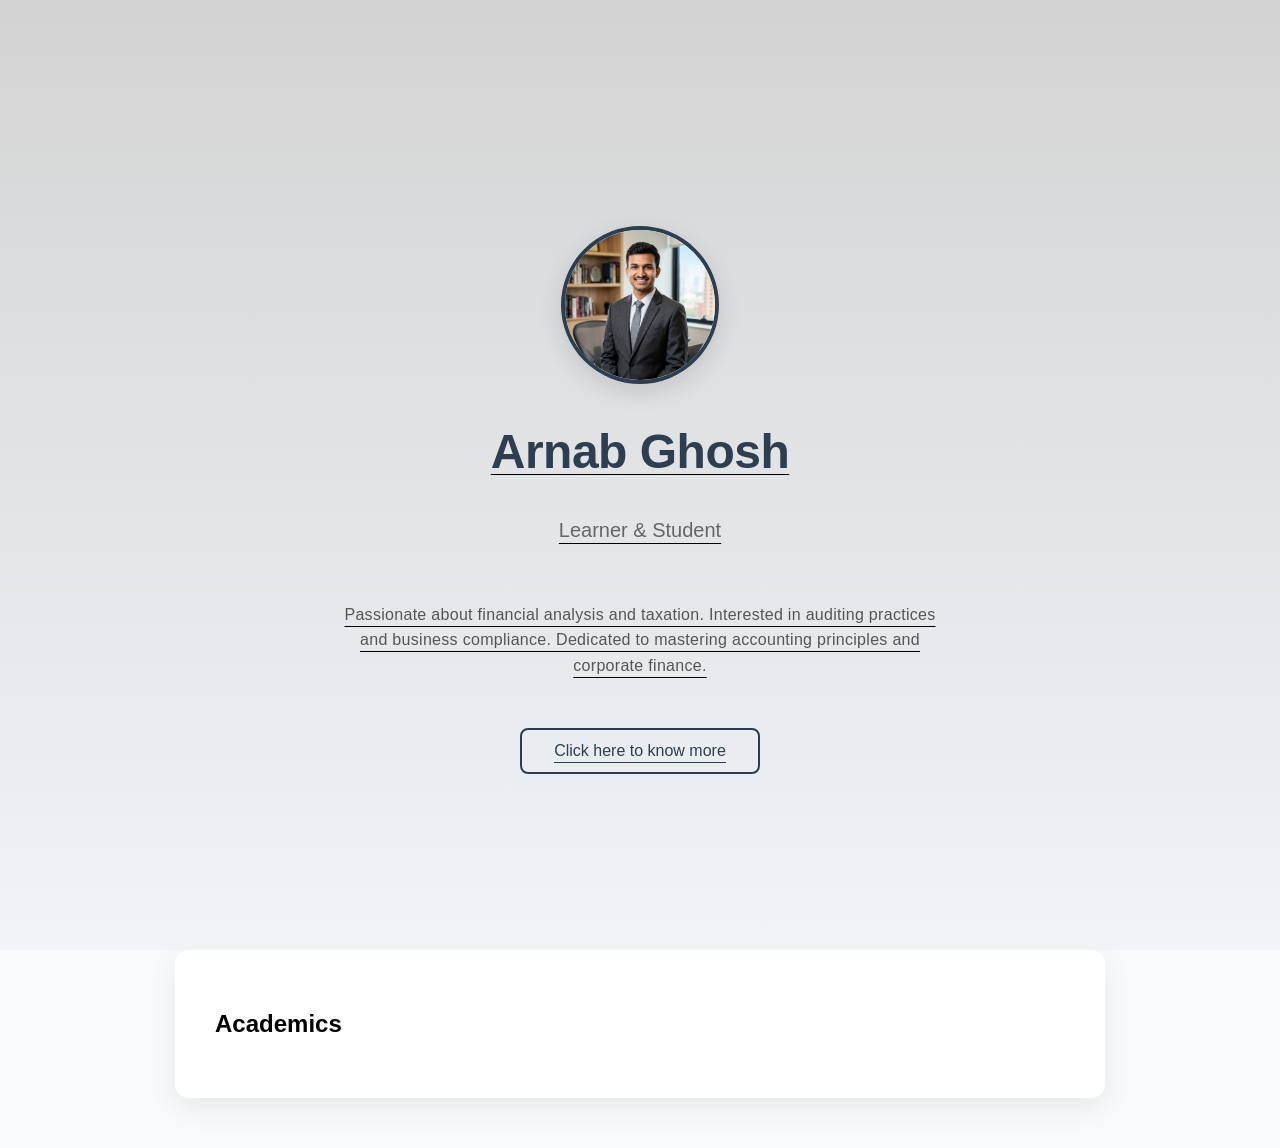
<file: index.html>
<!DOCTYPE html>
<html lang="en">

<head>
  <meta charset="UTF-8">
  <meta name="viewport" content="width=device-width, initial-scale=1.0">
  <title>Arnab Ghosh - Resume</title>
  <link rel="stylesheet" href="./index.css">
</head>

<body>
  <section id="welcome">
    <label for="slide-toggle" class="welcome-content"></label>
    <div class="welcome-link">
      <div class="welcome-content">
        <img src="/images/img col.png" alt="Arnab Ghosh Profile" style="height: 150px; width: 150px;">
        <h1>Arnab Ghosh</h1>
        <p class="subtitle">Learner & Student</p>
        <p>Passionate about financial analysis and taxation. Interested in auditing practices and business compliance.
          Dedicated to mastering accounting principles and corporate finance.</p>
        <a type="button" href="homepage.html">Click here to know more</a>

      </div>
    </div>
  </section>

  <section id="main">
    <div class="container">
      <h2>Academics</h2>

    </div>
  </section>
</body>

</html>
</file>
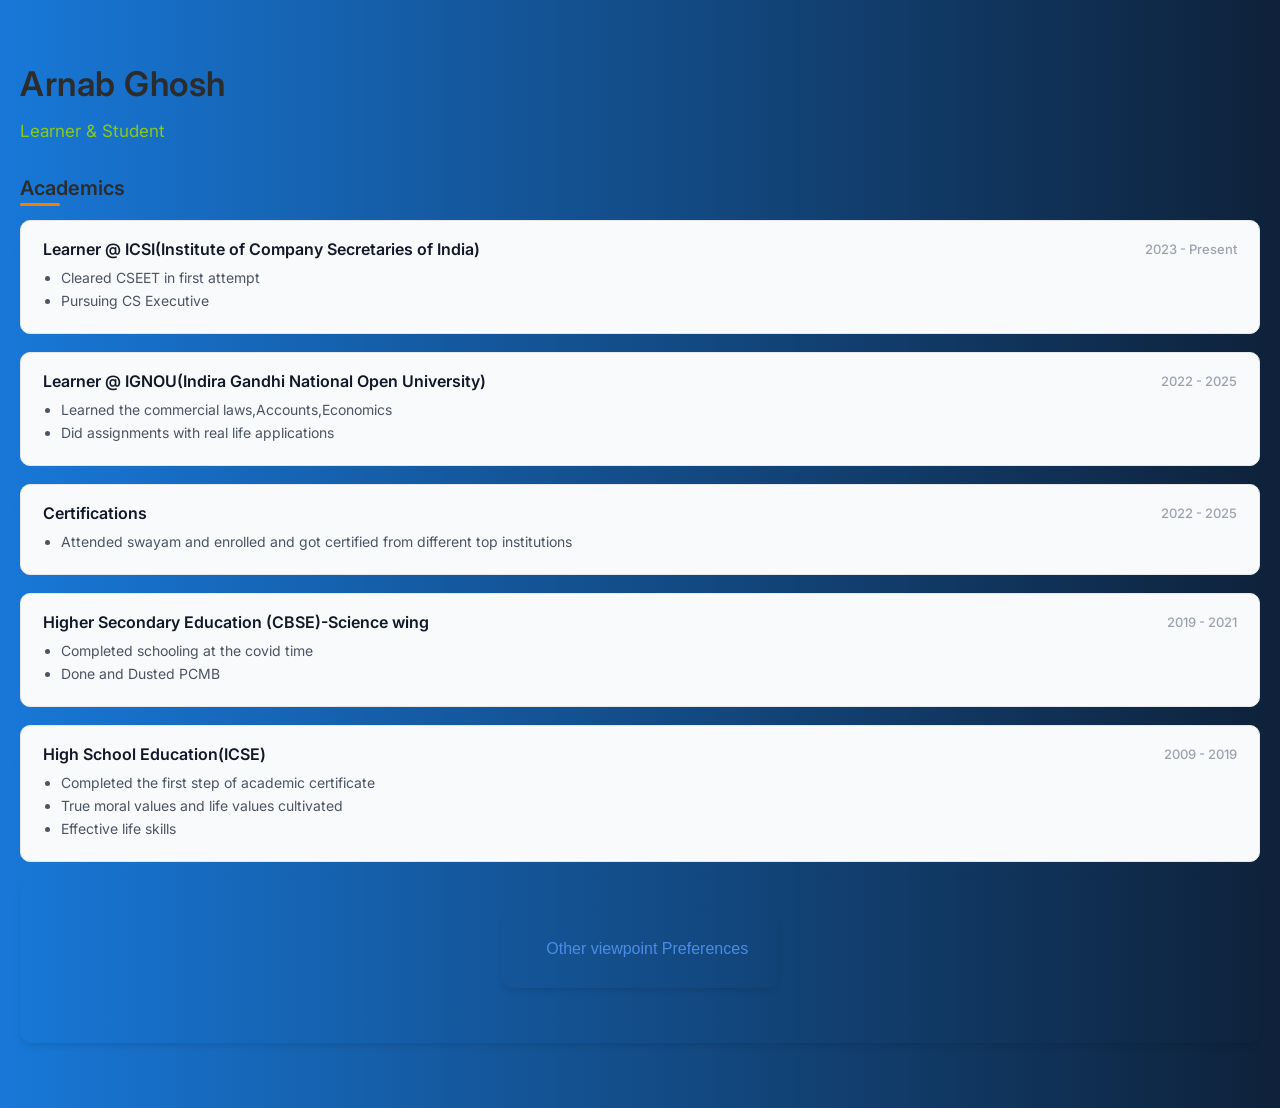
<file: academic.html>
<!DOCTYPE html>
<html lang="en">
<head>
    <meta charset="UTF-8">
    <meta name="viewport" content="width=device-width, initial-scale=1.0">
    <title>Academic Journey</title>
    <link rel="stylesheet" href="./academic.css">
</head>
<body>
    <main>
    <Header>
        <h1>Arnab Ghosh</h1>
        <p class="subtitle" >Learner & Student</p>
          <section id="Academics">
        <h2>Academics</h2>
        <div class="entry">
            <div class="entry-header">
                <span class="title">Learner @ ICSI(Institute of Company Secretaries of India)</span>
                <span class="date">2023 - Present</span>
            </div>
            <ul>
                <li>Cleared CSEET in first attempt </li>
                <li>Pursuing CS Executive </li>
            </ul>
        </div>

        <div class="entry">
            <div class="entry-header">
                <span class="title">Learner @ IGNOU(Indira Gandhi National Open University)</span>
                <span class="date">2022 - 2025</span>
            </div>
            <ul>
                <li>Learned the commercial laws,Accounts,Economics</li>
                <li>Did assignments with real life applications </li>
            </ul>
        </div>
    </section>
      <div class="entry">
            <div class="entry-header">
                <span class="title">Certifications</span>
                <span class="date">2022 - 2025</span>
            </div>
            <ul>
                <li>Attended swayam and enrolled and got certified from different top institutions</li>
            </ul>
        </div>
        <div class="entry">
            <div class="entry-header">
                <span class="title">Higher Secondary Education (CBSE)-Science wing</span>
                <span class="date">2019 - 2021</span>
            </div>
            <ul>
                <li>Completed schooling at the covid time </li>
                    <li>Done and Dusted PCMB</li>
            </ul>
        </div>
       <div class="entry">
            <div class="entry-header">
                <span class="title">High School Education(ICSE)</span>
                <span class="date">2009 - 2019</span>
            </div>
            <ul>
                <li>Completed the first step of academic certificate</li>
                <li>True moral values and life values cultivated</li>
                <li>Effective life skills</li>
            </ul>
        </div>
    <nav>
        <div class="connection-links">
        <a href="./homepage.html" class="connection-links" id="preferneces">Other viewpoint Preferences</a>
        </div>
    </nav>
        
    </Header>
    </main>
</body>
</html>
</file>
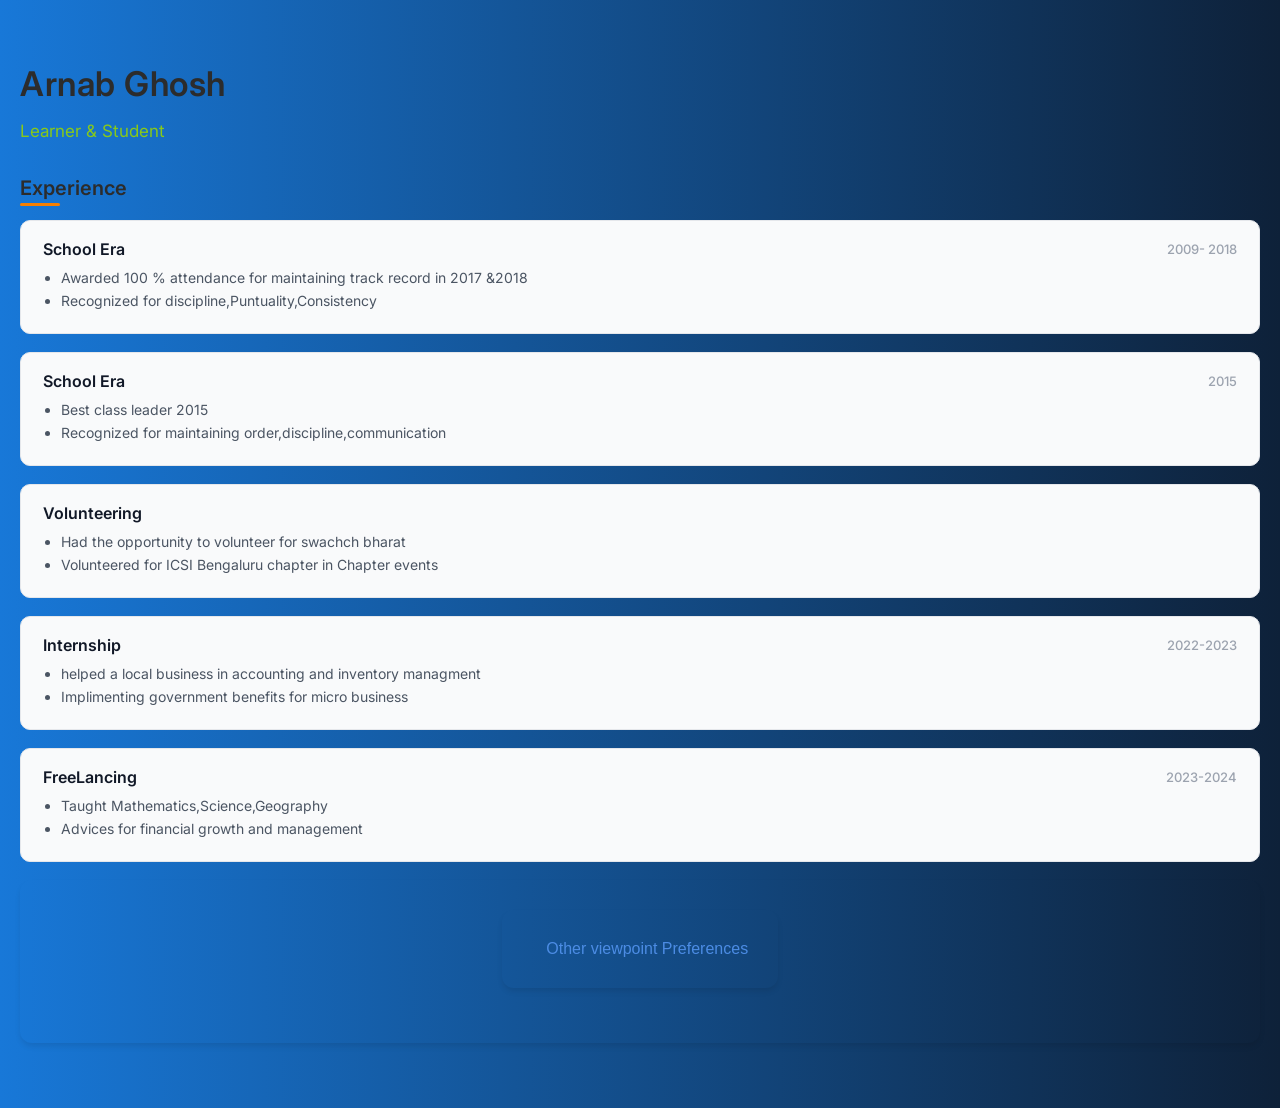
<file: experience.html>
<!DOCTYPE html>
<html lang="en">
<head>
    <meta charset="UTF-8">
    <meta name="viewport" content="width=device-width, initial-scale=1.0">
    <title>Academic Journey</title>
    <link rel="stylesheet" href="./experience.css">
</head>
<body>
    <main>
    <Header>
        <h1>Arnab Ghosh</h1>
        <p class="subtitle" >Learner & Student</p>
          <section id="Experience">
        <h2>Experience</h2>
        <div class="entry">
            <div class="entry-header">
                <span class="title">School Era</span>
                <span class="date">2009- 2018</span>
            </div>
            <ul>
                <li>Awarded 100 % attendance for maintaining track record in 2017 &2018</li>
                <li>Recognized for discipline,Puntuality,Consistency</li>
            </ul>
        </div>
        <div class="entry">
 <div class="entry-header">
                <span class="title">School Era</span>
                <span class="date">2015</span>
            </div>
            <ul>
                <li>Best class leader 2015</li>
                <li>Recognized for maintaining order,discipline,communication</li>
            </ul>
        </div>
        <div class="entry">
            <div class="entry-header">
                <span class="title">Volunteering</span>
            </div>
            <ul>
                <li>Had the opportunity to volunteer for swachch bharat</li>
                <li>Volunteered for ICSI Bengaluru chapter in Chapter events</li>
            </ul>
        </div>
    </section>
      <div class="entry">
            <div class="entry-header">
                <span class="title">Internship</span>
                <span class="date">2022-2023</span>
            </div>
            <ul>
                <li>helped a local business in accounting and inventory managment</li>
                <li>Implimenting government benefits for micro business</li>
            </ul>
        </div>
        <div class="entry">
 <div class="entry-header">
                <span class="title">FreeLancing</span>
                <span class="date">2023-2024</span>
            </div>
            <ul>
                <li>Taught Mathematics,Science,Geography</li>
                <li>Advices for financial growth and management</li>
            </ul>
        </div>
    <nav>
        <div class="connection-links">
        <a href="./homepage.html" class="connection-links">Other viewpoint Preferences</a>
        </div>
    </nav>
        
    </Header>
    </main>
</body>
</html>
</file>
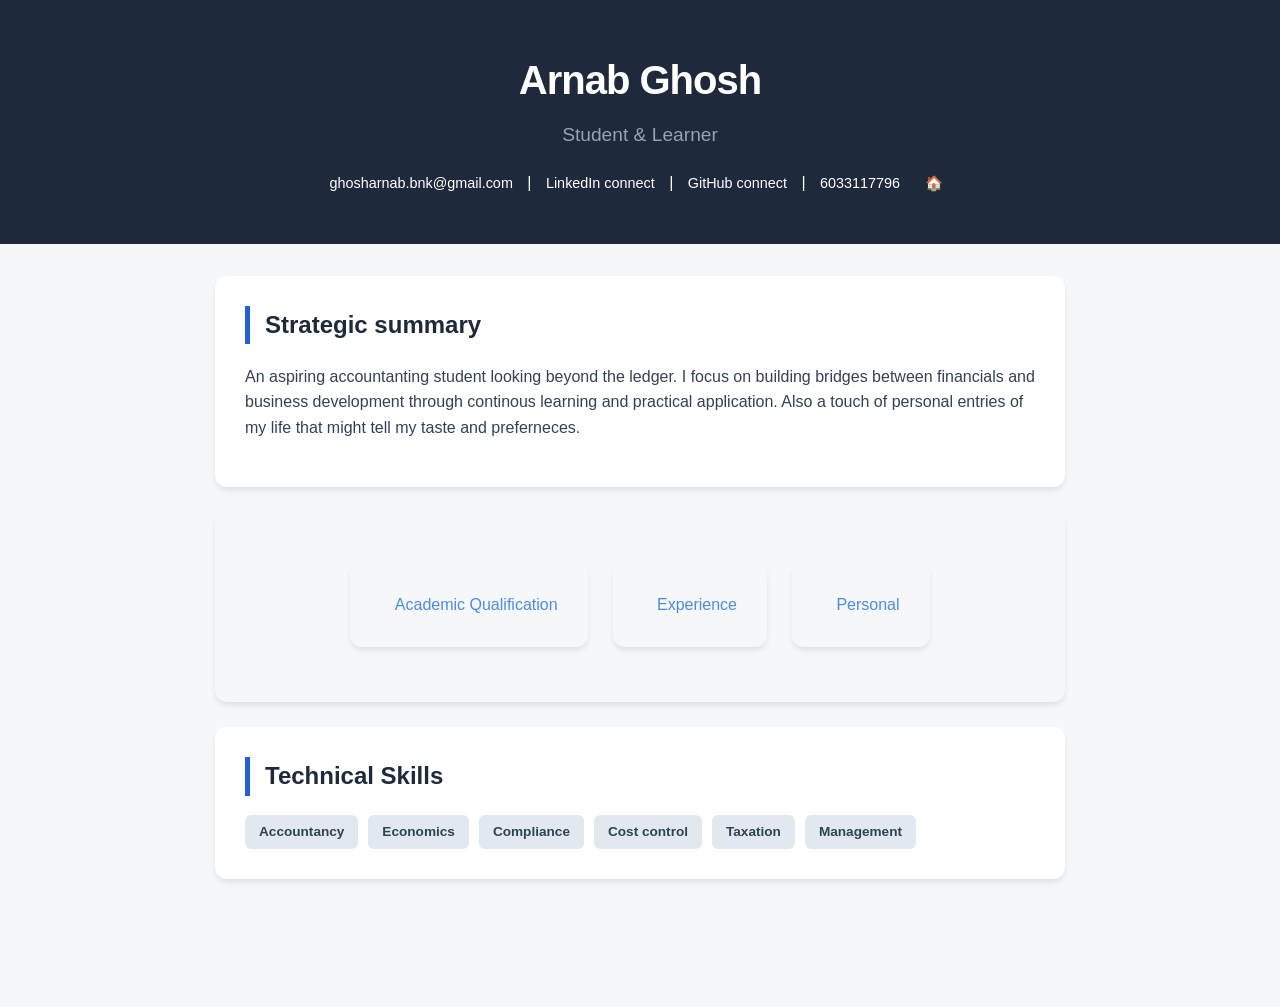
<file: homepage.html>
<!DOCTYPE html>
<html lang="en">

<head>
    <meta charset="UTF-8">
    <meta name="viewport" content="width=device-width, initial-scale=1.0">
    <title>Arnab Ghosh | Personal Resume</title>
    <link rel="stylesheet" href="homepage.css">
</head>

<body>

    <header>
        <div class="header-content">
            <h1>Arnab Ghosh</h1>
            <p class="subtitle">Student & Learner</p>
            <div class="contact-info">
                <a href="mailto:ghosharnab.bnk@gmail.com">ghosharnab.bnk@gmail.com</a> |
                <a href="https://linkedin.com/in/username" target="_blank">LinkedIn connect</a> |
                <a href="https://github.com/username" target="_blank">GitHub connect</a> |
                <a href="603xxxxxx">6033117796</a>
                <a href="./index.html" class="glyphicon-home"></a>
            </div>
        </div>
    </header>

    <main class="container">

        <section id="about">
            <h2>Strategic summary </h2>
            <p>An aspiring accountanting student looking beyond the ledger. I focus on building bridges between financials and business development through continous learning and practical application. Also a touch of personal entries of my life that might tell my taste and preferneces.</p>
        </section>
        <nav>
            <div class="connection-links">
                <a href="./academic.html" class="connection-links" id="Academic">Academic Qualification</a>
                <a href="./experience.html" class="connection-links" id="Experiences">Experience</a>
                <a href="./personal.html" class="connection-links" id="Personal">Personal</a>
            </div>

        </nav>


        <section id="skills">
            <h2>Technical Skills</h2>
            <div class="skills-grid">
                <span class="skill-tag">Accountancy</span>
                <span class="skill-tag">Economics</span>
                <span class="skill-tag">Compliance</span>
                <span class="skill-tag">Cost control</span>
                <span class="skill-tag">Taxation</span>
                <span class="skill-tag">Management</span>
            </div>
        </section>

    </main>

    <footer>
    </footer>

</body>

</html>
</file>
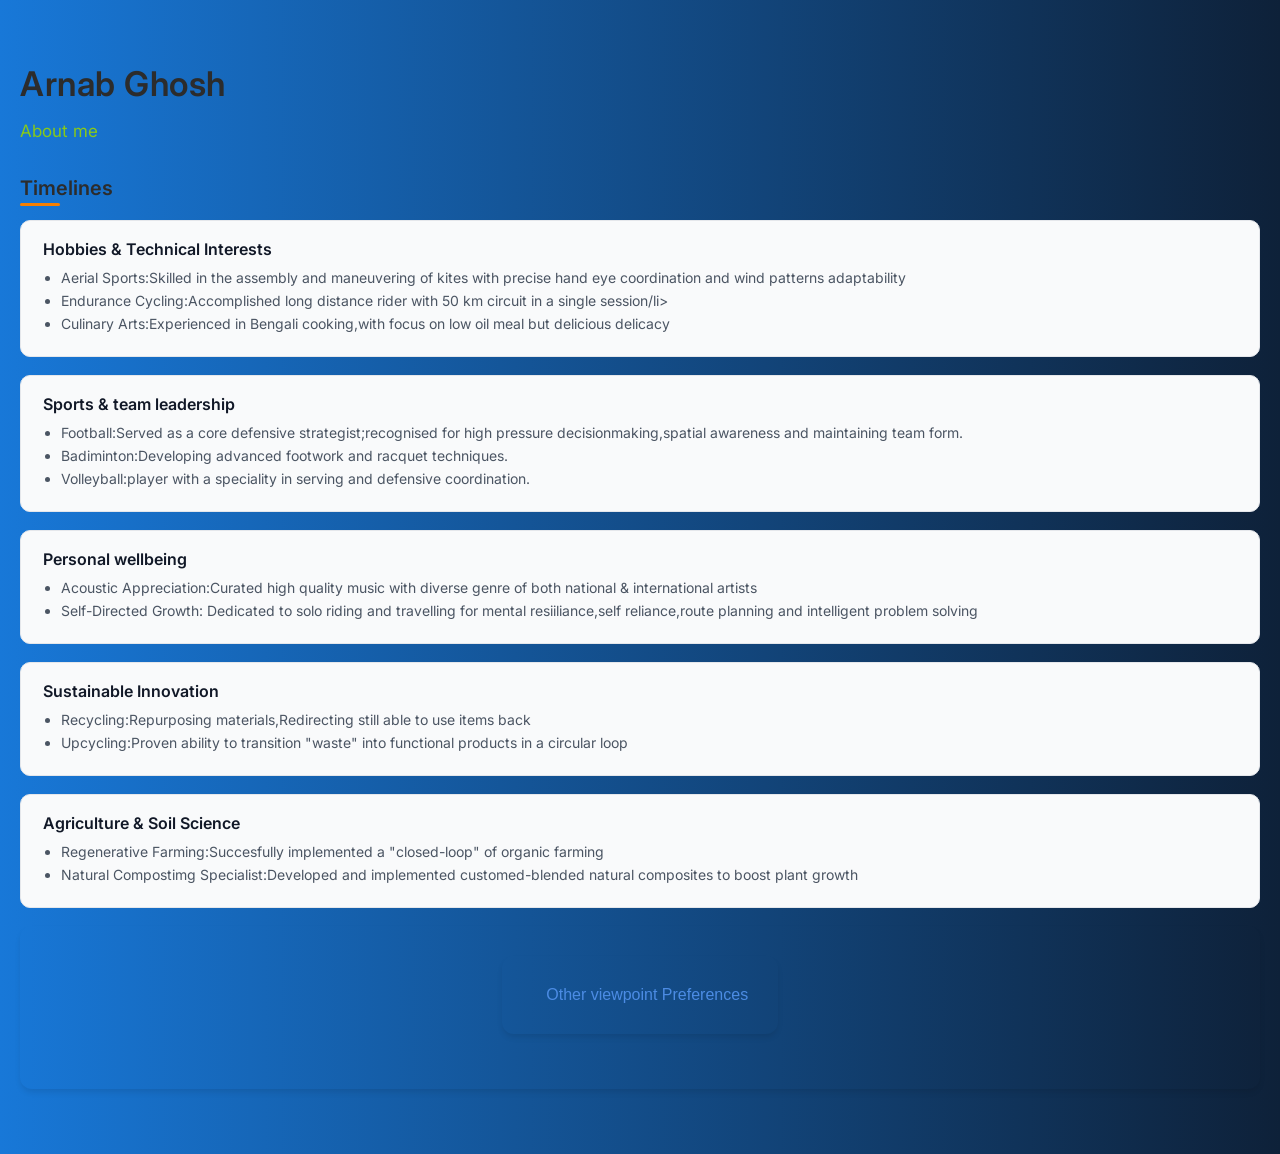
<file: personal.html>
<!DOCTYPE html>
<html lang="en">

<head>
    <meta charset="UTF-8">
    <meta name="viewport" content="width=device-width, initial-scale=1.0">
    <title>Personal Journey</title>
    <link rel="stylesheet" href="./personal.css">
</head>

<body>
    <main>
        <Header>
            <h1>Arnab Ghosh</h1>
            <p class="subtitle">About me</p>
            <section id="Personal">
                <h2>Timelines</h2>
                <div class="entry">
                    <div class="entry-header">
                        <span class="title">Hobbies & Technical Interests</span>
                        <span class="date"></span>
                    </div>
                    <ul>
                        <li>Aerial Sports:Skilled in the assembly and maneuvering of kites with precise hand eye coordination and wind patterns adaptability</li>
                        <li>Endurance Cycling:Accomplished long distance rider with 50 km circuit in a single session/li>
                        <li>Culinary Arts:Experienced in Bengali cooking,with focus on low oil meal but delicious delicacy </li>
                    </ul>
                </div>

                <div class="entry">
                    <div class="entry-header">
                        <span class="title">Sports & team leadership</span>
                    </div>
                    <ul>
                        <li>Football:Served as a core defensive strategist;recognised for high pressure decisionmaking,spatial awareness and maintaining team form.</li>
                        <li>Badiminton:Developing advanced footwork and racquet techniques.</li>
                        <li>Volleyball:player with a speciality in serving and defensive coordination.</li>
                    </ul>
                </div>
                 <div class="entry">
                    <div class="entry-header">
                        <span class="title">Personal wellbeing </span>
                    </div>
                    <ul>
                 <li>Acoustic Appreciation:Curated high quality music with diverse genre of both national & international artists </li>
                    <li>Self-Directed Growth: Dedicated to solo riding and travelling for mental resiiliance,self reliance,route planning and intelligent problem solving</li>
                   </ul>
                </div>
               <div class="entry">
                    <div class="entry-header">
                        <span class="title">Sustainable Innovation</span>
                    </div>
                    <ul>
                 <li>Recycling:Repurposing materials,Redirecting still able to use items back</li>
                    <li>Upcycling:Proven ability to transition "waste" into functional products in a circular loop</li>
                   </ul>
                </div>
                 <div class="entry">
                    <div class="entry-header">
                        <span class="title">Agriculture & Soil Science</span>
                    </div>
                    <ul>
                 <li>Regenerative Farming:Succesfully implemented a "closed-loop" of organic farming</li>
                    <li>Natural Compostimg Specialist:Developed and implemented customed-blended natural composites to boost plant growth</li>
                   </ul>
                </div>  
            <nav>
            <div class="connection-links">
                <a href="./homepage.html" class="connection-links">Other viewpoint Preferences</a>
                 </div>
            </nav>

        </Header>
    </main>
</body>
</html>
</file>
<file: index.css>
body, html {
    font-family: 'Inter', -apple-system, BlinkMacSystemFont, 'Segoe UI', sans-serif;
    margin: 0;
    padding: 0;
    scroll-behavior: smooth;
}

.welcome-link {
    text-decoration: underline;
    text-decoration-color: #000;
    text-decoration-thickness: 1px;
    text-underline-offset: 6px;
    color: inherit;
    display: flex;
    justify-content: center;
    align-items: center;
    width: 100%;
    height: 100%;
}

.welcome-content {
    display: flex;
    flex-direction: column;
    align-items: center;
    justify-content: center;
    gap: 40px;
}

#welcome {
    position: fixed;
    top: 0;
    left: 0;
    width: 100%;
    height: 100vh;
    background: linear-gradient(180deg, lightgrey 0%, #f0f4f8 100%);
    color: #1a1a1a;
    z-index: 100;
    display: flex;
    justify-content: center;
    align-items: center;
    text-align: center;
    padding-top: 50px;
    transition: transform 0.8s ease-in-out;
    z-index: 10;
    cursor: pointer;
}

img{
    border-radius: 50%;
    border: 4px solid #2c3e50;
    object-fit: cover;
    box-shadow: 0 8px 24px rgba(0, 0, 0, 0.12);
}

#welcome h1 {
    margin-top:0px;
    font-size: 48px;
    margin-bottom: 0px;
    font-weight: 600;
    color: #2c3e50;
    letter-spacing: -0.5px;
}

#welcome .subtitle {
    margin-top:0px;
    font-size: 20px;
    margin-bottom: 10px;
    color: #666;
    font-weight: 400;
}

#welcome .click-msg {
    font-size: 14px;
    opacity: 0.6;
    color: #666;
    font-style: italic;
}

/* Welcome Content Paragraph */
.welcome-content p:not(.subtitle):not(.click-msg) {
    font-size: 16px;
    color: #555;
    line-height: 1.6;
    max-width: 600px;
    margin: 10px 0;
    font-weight: 400;
    letter-spacing: 0.3px;
}

/* Decorative Divider */
.welcome-content span {
    width: 60px;
    height: 3px;
    background: linear-gradient(90deg, transparent, #2c3e50, transparent);
    margin: 10px 0;
    border-radius: 2px;
}

/* Slide up  */
#slide-toggle:checked + #welcome {
    transform: translateY(-100vh);
}

.welcome-link:hover {
    opacity: 0.95;
}

/* Main Resume */
#main {
    padding: 50px 20px;
    margin-top: 100vh; /* reserve space below welcome */
    background: #f9fafb;
}

/* Container inside main */
.container {
    max-width: 850px;
    margin: auto;
    background: #ffffff;
    padding: 40px;
    border-radius: 14px;
    box-shadow: 0 10px 30px rgba(0,0,0,0.08);
}

/* Secondary Button */
a {
    padding: 12px 32px;
    font-size: 16px;
    font-weight: 500;
    color: #2c3e50;
    background-color: transparent;
    border: 2px solid #2c3e50;
    border-radius: 8px;
    cursor: pointer;
    transition: all 0.3s ease;
    font-family: inherit;
}

a:hover {
    background-color: #2c3e50;
    color: #ffffff;
    transform: translateY(-2px);
    box-shadow: 0 6px 16px rgba(44, 62, 80, 0.2);
}

a:active {
    transform: translateY(0);
    box-shadow: 0 2px 8px rgba(44, 62, 80, 0.15);
}
</file>
<file: academic.css>
@import url('https://fonts.googleapis.com/css2?family=Inter:wght@300;400;600&display=swap');

body {
    font-family: 'Inter', sans-serif;
    background: linear-gradient(to left, #0e2139, #1878d8);
    margin: 0;
    padding: 40px 20px;
    color: #2c2c2c;
}

.container {
    max-width: 850px;
    margin: auto;
    background: #951818;
    padding: 40px;
    border-radius: 14px;
    box-shadow: 0 10px 30px rgba(0, 0, 0, 0.08);
}

h1 {
    font-size: 34px;
    font-weight: 600;
    margin-bottom: 5px;
    letter-spacing: 0.5px;
}

.subtitle {
    font-size: 17px;
    color: #88c919;
    margin-bottom: 35px;
}

h2 {
    font-size: 20px;
    font-weight: 600;
    margin-bottom: 20px;
    position: relative;
}

h2::after {
    content: "";
    width: 40px;
    height: 3px;
    background: #F77F00;
    position: absolute;
    left: 0;
    bottom: -6px;
    border-radius: 2px;
}

.entry {
    padding: 18px 22px;
    margin-bottom: 18px;
    border-radius: 10px;
    background: #f9fafb;
    border: 1px solid #e5e7eb;
    transition: all 0.25s ease;
}

.entry:hover {
    background: #ffffff;
    box-shadow: 0 6px 18px rgba(0, 0, 0, 0.06);
    transform: translateY(-2px);
}
.entry-header {
    display: flex;
    justify-content: space-between;
    align-items: center;
    margin-bottom: 10px;
}

.title {
    font-weight: 600;
    font-size: 16px;
    color: #111827;
}

.date {
    font-size: 13px;
    color: #9ca3af;
    font-weight: 500;
}


.connection-links
{
    display: flex;      
    justify-content: center;    
    padding: 10px 20px;             
    background-color: #cbcad7;     
    color: white;                   
    border-radius: 8px;       
    text-decoration: none;      
    font-weight: 500;
    transition: all 0.3s ease; 
    align-items: center;    

}
.connection-links{
    font-family: Arial, Helvetica, sans-serif;
    color: #4C8CE4;
     background: var(--grey);
    padding: 30px;
    margin-bottom: 25px;
    border-radius: 12px;
    box-shadow: 0 4px 6px -1px rgba(0, 0, 0, 0.1);
    text-indent: .9rem;
    text-align: center;
    justify-content: center;

}
.connection-links:hover
{ 
    color: #1878d8;
    background-color: white;
      transform: translateY(-2px);    
    box-shadow: 0 5px 15px rgba(0,0,0,0.15);
}
#preferences:hover
{
    color: #1878d8;
    background-color: aqua;
}

.entry ul {
    margin: 8px 0 0 0;
    padding-left: 18px;
}

.entry ul li {
    margin-bottom: 6px;
    font-size: 14px;
    color: #4b5563;
}


@media (max-width: 600px) {
    .container {
        padding: 25px;
    }

    h1 {
        font-size: 26px;
    }

    .entry-header {
        flex-direction: column;
        align-items: flex-start;
    }

    .date {
        margin-top: 4px;
    }
}
.connection-links{
    font-family: Arial, Helvetica, sans-serif;
    color: #4C8CE4;
     background: var(--white);
    padding: 30px;
    margin-bottom: 25px;
    border-radius: 12px;
    box-shadow: 0 4px 6px -1px rgba(0, 0, 0, 0.1);

}
</file>
<file: experience.css>
@import url('https://fonts.googleapis.com/css2?family=Inter:wght@300;400;600&display=swap');

body {
    font-family: 'Inter', sans-serif;
    background: linear-gradient(to left, #0e2139, #1878d8);
    margin: 0;
    padding: 40px 20px;
    color: #2c2c2c;
}

.container {
    max-width: 850px;
    margin: auto;
    background: #951818;
    padding: 40px;
    border-radius: 14px;
    box-shadow: 0 10px 30px rgba(0, 0, 0, 0.08);
}
.connection-links
{
    display: flex;      
    justify-content: center;    
    padding: 10px 20px;             
    background-color: #cbcad7;     
    color: white;                   
    border-radius: 8px;       
    text-decoration: none;      
    font-weight: 500;
    transition: all 0.3s ease; 
    align-items: center;    

}
.connection-links{
    font-family: Arial, Helvetica, sans-serif;
    color: #4C8CE4;
     background: var(--grey);
    padding: 30px;
    margin-bottom: 25px;
    border-radius: 12px;
    box-shadow: 0 4px 6px -1px rgba(0, 0, 0, 0.1);
    text-indent: .9rem;
    text-align: center;
    justify-content: center;

}
.connection-links:hover
{ 
    color: #1878d8;
    background-color: white;
      transform: translateY(-2px);    
    box-shadow: 0 5px 15px rgba(0,0,0,0.15);
}
#preferences:hover
{
    color: #1878d8;
    background-color: aqua;
}
h1 {
    font-size: 34px;
    font-weight: 600;
    margin-bottom: 5px;
    letter-spacing: 0.5px;
}

.subtitle {
    font-size: 17px;
    color: #88c919;
    margin-bottom: 35px;
}

h2 {
    font-size: 20px;
    font-weight: 600;
    margin-bottom: 20px;
    position: relative;
}

h2::after {
    content: "";
    width: 40px;
    height: 3px;
    background: #F77F00;
    position: absolute;
    left: 0;
    bottom: -6px;
    border-radius: 2px;
}

.entry {
    padding: 18px 22px;
    margin-bottom: 18px;
    border-radius: 10px;
    background: #f9fafb;
    border: 1px solid #e5e7eb;
    transition: all 0.25s ease;
}

.entry:hover {
    background: #ffffff;
    box-shadow: 0 6px 18px rgba(0, 0, 0, 0.06);
    transform: translateY(-2px);
}

.entry-header {
    display: flex;
    justify-content: space-between;
    align-items: center;
    margin-bottom: 10px;
}

.title {
    font-weight: 600;
    font-size: 16px;
    color: #111827;
}

.date {
    font-size: 13px;
    color: #9ca3af;
    font-weight: 500;
}

.entry ul {
    margin: 8px 0 0 0;
    padding-left: 18px;
}

.entry ul li {
    margin-bottom: 6px;
    font-size: 14px;
    color: #4b5563;
}

@media (max-width: 600px) {
    .container {
        padding: 25px;
    }

    h1 {
        font-size: 26px;
    }

    .entry-header {
        flex-direction: column;
        align-items: flex-start;
    }

    .date {
        margin-top: 4px;
    }
}
.connection-links{
    font-family: Arial, Helvetica, sans-serif;
    color: #4C8CE4;
     background: var(--white);
    padding: 30px;
    margin-bottom: 25px;
    border-radius: 12px;
    box-shadow: 0 4px 6px -1px rgba(0, 0, 0, 0.1);

}
</file>
<file: homepage.css>
:root {
    --primary-color: #245fd5;
    --dark-bg: #1e293b;
    --light-bg: #f6f7f8;
    --text-main: #334155;
    --white: #ffffff;
}

body {
    font-family: 'Inter', -apple-system, BlinkMacSystemFont, sans-serif;
    background-color: var(--light-bg);
    color: var(--text-main);
    line-height: 1.6;
    margin: 0;
}

header {
    background-color: var(--dark-bg);
    color: var(--white);
    padding: 3rem 1rem;
    text-align: center;
}
.connection-links {
    display: flex;              
    justify-content: center;   
    gap: 25px;                  
    margin-top: 20px; }

.glyphicon-home {
    font-size: 1.2rem;
    color: var(--primary-color);
    margin-right: 0.5rem;
    vertical-align: middle;
}

.glyphicon-home::before {
    content: "🏠";
    margin-right: 0.5rem;
}


#Academic:hover 
{
    color: blue;
    background-color: lightgrey;      
    transform: translateY(-2px);    
    box-shadow: 0 5px 15px rgba(0,0,0,0.15);
}
#Experiences:hover
{
    color: #245fd5;
    background-color: lightblue;
     transform: translateY(-2px);    
    box-shadow: 0 5px 15px rgba(0,0,0,0.15);
}
#Personal:hover
{
    color: #245fd5;
    background-color: rgb(79, 200, 194);
     transform: translateY(-2px);    
    box-shadow: 0 5px 15px rgba(0,0,0,0.15);

}
.connection-links
{
    display: flex;      
    justify-content: center;    
    padding: 10px 20px;             
    background-color: #cbcad7;     
    color: white;                   
    border-radius: 8px;       
    text-decoration: none;      
    font-weight: 500;
    transition: all 0.3s ease; 
    align-items: center;    
}
.connection-links:hover 
{
    color: blue;     
    transform: translateY(-2px);    
    box-shadow: 0 5px 15px rgba(0,0,0,0.15);
    
}
.connection-links{
    font-family: Arial, Helvetica, sans-serif;
    color: #4C8CE4;
     background: var(--grey);
    padding: 30px;
    margin-bottom: 25px;
    border-radius: 12px;
    box-shadow: 0 4px 6px -1px rgba(0, 0, 0, 0.1);
    text-indent: .9rem;
    text-align: center;
    justify-content: center;

}

.connection-links{
    animation-fill-mode: forwards;
}

header h1 {
    margin: 0;
    font-size: 2.5rem;
    letter-spacing: -1px;
}

.subtitle {
    font-size: 1.2rem;
    color: #94a3b8;
    margin-top: 0.5rem;
}

.contact-info a {
    color: var(--white);
    text-decoration: none;
    margin: 0 10px;
    font-size: .9rem;
    border-bottom: 1px solid transparent;
    transition: border 0.3s;
}

.contact-info a:hover {
    border-bottom: 1px solid var(--primary-color);
}
.center-links a:hover 
{
    color: #1e3a8a;            
    transform: scale(1.1);      
}

.container {
    max-width: 850px;
    margin: 2rem auto;
    padding: 0 20px;
}


.center-links
 a {
    text-decoration: none;     
    color: #4f46e5;             
    font-weight: 500;
    font-size: 16px;
    transition: all 0.3s ease;  
}

section {
    background: var(--white);
    padding: 30px;
    margin-bottom: 25px;
    border-radius: 12px;
    box-shadow: 0 4px 6px -1px rgba(0, 0, 0, 0.1);
}

h2 {
    color: var(--dark-bg);
    border-left: 5px solid var(--primary-color);
    padding-left: 15px;
    margin-top: 0;
}

.entry {
    margin-bottom: 2rem;
}

.entry-header {
    display: flex;
    justify-content: space-between;
    font-weight: 700;
    color: var(--dark-bg);
    margin-bottom: 0.5rem;
}

.date {
    color: var(--primary-color);
    font-size: 0.9rem;
}

.skills-grid {
    display: flex;
    flex-wrap: wrap;
    gap: 10px;
}

.skill-tag {
    background: #e2e8f0;
    padding: 6px 14px;
    border-radius: 6px;
    font-size: 0.85rem;
    font-weight: 600;
}

footer {
    text-align: center;
    padding: 3rem 0;
    color: #64748b;
    font-size: 0.85rem;
}

@media (max-width: 600px) {
    .entry-header {
        flex-direction: column;
    }
}
</file>
<file: personal.css>
@import url('https://fonts.googleapis.com/css2?family=Inter:wght@300;400;600&display=swap');


body {
    font-family: 'Inter', sans-serif;
    background: linear-gradient(to left, #0e2139, #1878d8);
    margin: 0;
    padding: 40px 20px;
    color: #2c2c2c;
}


.container {
    max-width: 850px;
    margin: auto;
    background: #951818;
    padding: 40px;
    border-radius: 14px;
    box-shadow: 0 10px 30px rgba(0, 0, 0, 0.08);
}

.container {
    max-width: 850px;
    margin: auto;
    background: #951818;
    padding: 40px;
    border-radius: 14px;
    box-shadow: 0 10px 30px rgba(0, 0, 0, 0.08);
}
.connection-links
{
    display: flex;      
    justify-content: center;    
    padding: 10px 20px;             
    background-color: #cbcad7;     
    color: white;                   
    border-radius: 8px;       
    text-decoration: none;      
    font-weight: 500;
    transition: all 0.3s ease; 
    align-items: center;    

}
.connection-links{
    font-family: Arial, Helvetica, sans-serif;
    color: #4C8CE4;
     background: var(--grey);
    padding: 30px;
    margin-bottom: 25px;
    border-radius: 12px;
    box-shadow: 0 4px 6px -1px rgba(0, 0, 0, 0.1);
    text-indent: .9rem;
    text-align: center;
    justify-content: center;

}
.connection-links:hover
{ 
    color: #1878d8;
    background-color: white;
      transform: translateY(-2px);    
    box-shadow: 0 5px 15px rgba(0,0,0,0.15);
}
#preferences:hover
{
    color: #1878d8;
    background-color: aqua;
}
h1 {
    font-size: 34px;
    font-weight: 600;
    margin-bottom: 5px;
    letter-spacing: 0.5px;
}

.subtitle {
    font-size: 17px;
    color: #88c919;
    margin-bottom: 35px;
}

h2 {
    font-size: 20px;
    font-weight: 600;
    margin-bottom: 20px;
    position: relative;
}
.connection-links
{
    color: #e5e7eb;
    background-color: cornflowerblue;
    align-items: center;
}

h2::after {
    content: "";
    width: 40px;
    height: 3px;
    background: #F77F00;
    position: absolute;
    left: 0;
    bottom: -6px;
    border-radius: 2px;
}

.entry {
    padding: 18px 22px;
    margin-bottom: 18px;
    border-radius: 10px;
    background: #f9fafb;
    border: 1px solid #e5e7eb;
    transition: all 0.25s ease;
}


.entry:hover {
    background: #ffffff;
    box-shadow: 0 6px 18px rgba(0, 0, 0, 0.06);
    transform: translateY(-2px);
}


.entry-header {
    display: flex;
    justify-content: space-between;
    align-items: center;
    margin-bottom: 10px;
}


.title {
    font-weight: 600;
    font-size: 16px;
    color: #111827;
}


.date {
    font-size: 13px;
    color: #9ca3af;
    font-weight: 500;
}


.entry ul {
    margin: 8px 0 0 0;
    padding-left: 18px;
}

.entry ul li {
    margin-bottom: 6px;
    font-size: 14px;
    color: #4b5563;
}


@media (max-width: 600px) {
    .container {
        padding: 25px;
    }

    h1 {
        font-size: 26px;
    }

    .entry-header {
        flex-direction: column;
        align-items: flex-start;
    }

    .date {
        margin-top: 4px;
    }
}
.connection-links{
    font-family: Arial, Helvetica, sans-serif;
    color: #4C8CE4;
     background: var(--white);
    padding: 30px;
    margin-bottom: 25px;
    border-radius: 12px;
    box-shadow: 0 4px 6px -1px rgba(0, 0, 0, 0.1);

}
</file>
